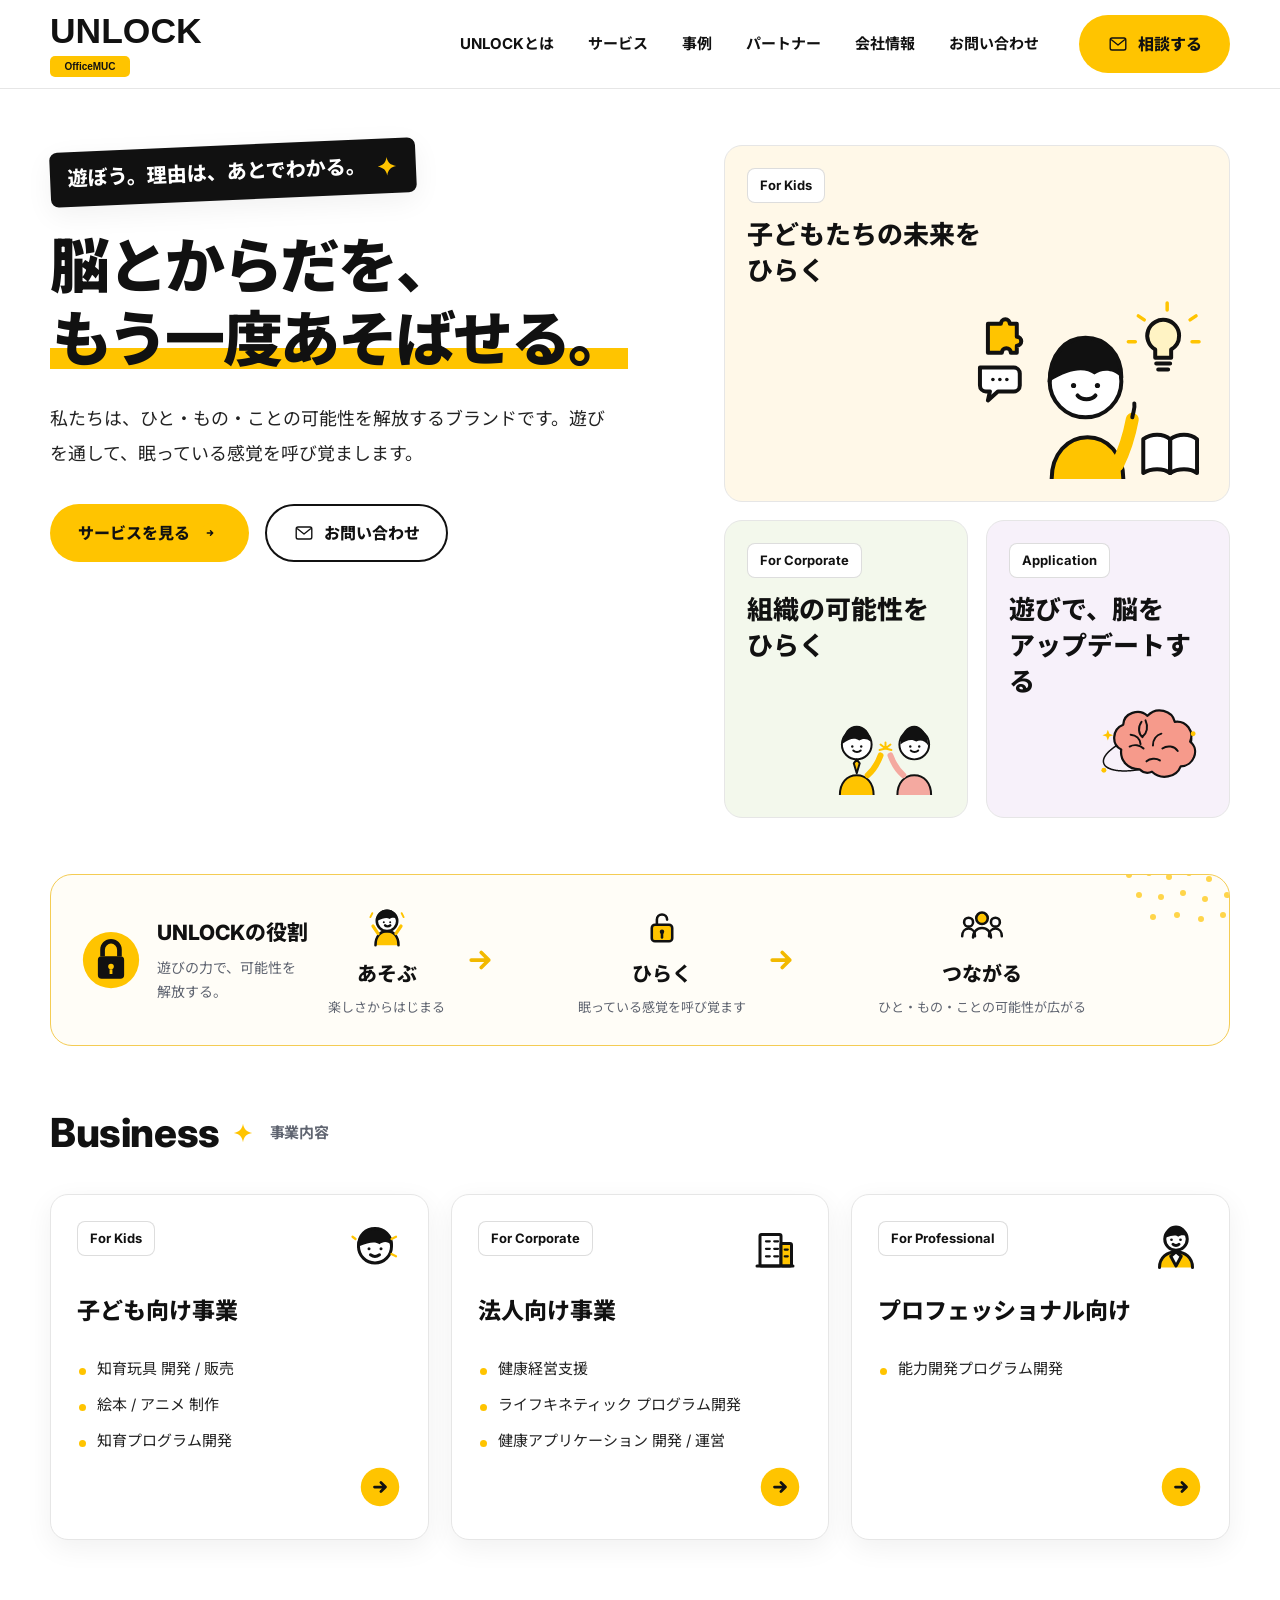
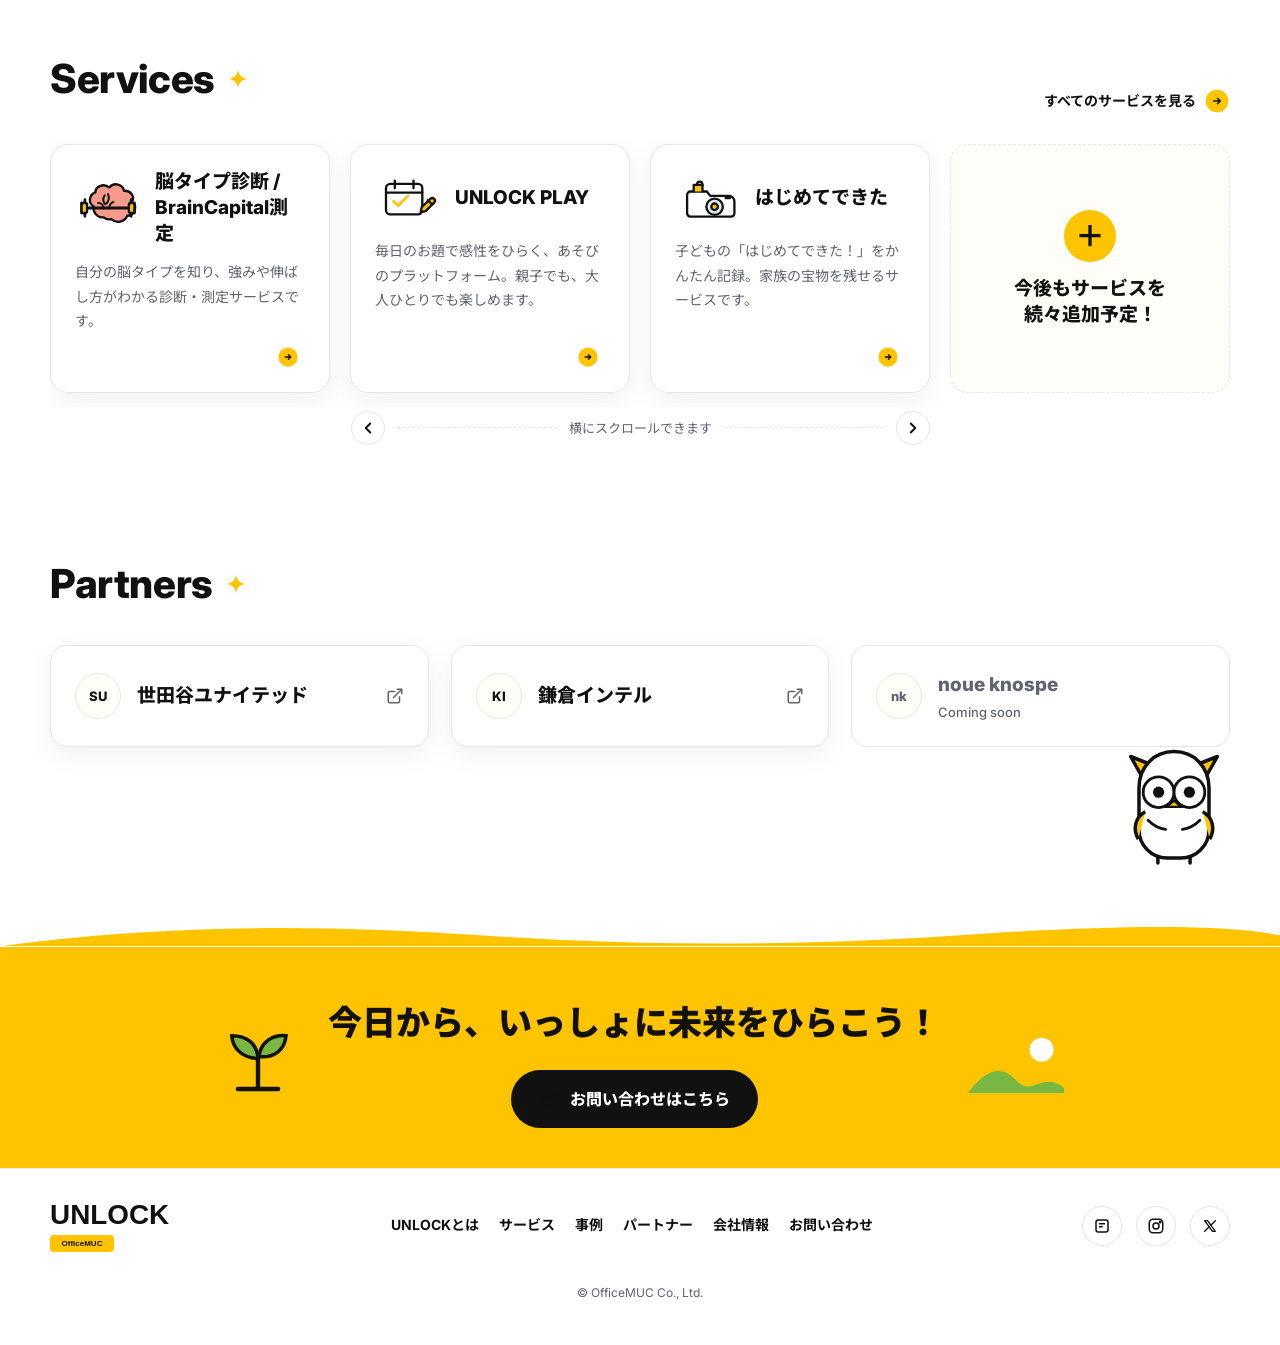
<file: index.html>
<!doctype html>
<html lang="ja">
<head>
  <meta charset="utf-8">
  <meta name="viewport" content="width=device-width, initial-scale=1">
  <title>UNLOCK | 脳とからだを、もう一度あそばせる。</title>
  <meta name="description" content="UNLOCKは、遊びを通して、ひと・もの・ことの可能性を解放するブランドです。眠っている感覚を呼び覚まします。">

  <!-- OGP -->
  <meta property="og:type" content="website">
  <meta property="og:title" content="UNLOCK | 脳とからだを、もう一度あそばせる。">
  <meta property="og:description" content="UNLOCKは、遊びを通して、ひと・もの・ことの可能性を解放するブランドです。">
  <meta property="og:image" content="assets/reference/homepage-final.png">
  <meta name="twitter:card" content="summary_large_image">

  <!-- Google Analytics -->
  <script async src="https://www.googletagmanager.com/gtag/js?id=G-ZT8CBC1JLV"></script>
  <script>
    window.dataLayer = window.dataLayer || [];
    function gtag(){dataLayer.push(arguments);}
    gtag('js', new Date());
    gtag('config', 'G-ZT8CBC1JLV');
  </script>

  <!-- Fonts -->
  <link rel="preconnect" href="https://fonts.googleapis.com">
  <link rel="preconnect" href="https://fonts.gstatic.com" crossorigin>
  <link href="https://fonts.googleapis.com/css2?family=Inter:wght@400;500;700;800;900&family=Noto+Sans+JP:wght@400;500;700;800;900&display=swap" rel="stylesheet">

  <link rel="stylesheet" href="styles.css">

  <!-- Structured data -->
  <script type="application/ld+json">
  {
    "@context": "https://schema.org",
    "@type": "Organization",
    "name": "UNLOCK",
    "legalName": "OfficeMUC Co., Ltd.",
    "url": "https://www.officemuc.jp/",
    "description": "UNLOCKは、遊びを通して、ひと・もの・ことの可能性を解放するブランドです。",
    "sameAs": [
      "https://instagram.com/unlock_jpn",
      "https://x.com/satoshimuc"
    ]
  }
  </script>
</head>
<body>

<!-- ======================= Header ======================= -->
<header class="site-header">
  <div class="container">
    <a class="brand" href="#top" aria-label="UNLOCK OfficeMUC">
      <img class="wordmark" src="assets/logo/unlock-wordmark.svg" alt="UNLOCK">
      <img class="badge" src="assets/logo/office-muc-badge.svg" alt="OfficeMUC">
    </a>

    <nav class="main-nav" aria-label="メインナビゲーション">
      <a href="#about">UNLOCKとは</a>
      <a href="#services">サービス</a>
      <a href="#business">事例</a>
      <a href="#partners">パートナー</a>
      <a href="#company">会社情報</a>
      <a href="#contact">お問い合わせ</a>
    </nav>

    <a class="btn yellow header-cta" href="https://line.me/R/oaMessage/%40458zzinx" target="_blank" rel="noopener">
      <img class="ico" src="assets/icons/mail.svg" alt="" aria-hidden="true">相談する
    </a>

    <button class="menu-toggle" id="menuToggle" aria-expanded="false" aria-controls="mobileNav" aria-label="メニューを開く">
      <img class="ico" src="assets/icons/menu.svg" alt="" aria-hidden="true">
    </button>
  </div>
  <nav class="mobile-nav" id="mobileNav" aria-label="モバイルナビゲーション">
    <a href="#about">UNLOCKとは</a>
    <a href="#services">サービス</a>
    <a href="#business">事例</a>
    <a href="#partners">パートナー</a>
    <a href="#company">会社情報</a>
    <a href="#contact">お問い合わせ</a>
  </nav>
</header>

<main id="top">

  <!-- ======================= Hero ======================= -->
  <section class="hero" id="about">
    <div class="container">
      <div class="hero-copy">
        <span class="hero-eyebrow">
          遊ぼう。理由は、あとでわかる。
          <svg class="spark" viewBox="0 0 24 24" fill="currentColor" aria-hidden="true"><path d="M12 2c1 6 4 9 10 10-6 1-9 4-10 10-1-6-4-9-10-10 6-1 9-4 10-10Z"/></svg>
        </span>
        <h1>脳とからだを、<br><span class="mark">もう一度あそばせる。</span></h1>
        <p class="lead">私たちは、ひと・もの・ことの可能性を解放するブランドです。遊びを通して、眠っている感覚を呼び覚まします。</p>
        <div class="hero-actions">
          <a class="btn yellow" href="#services">サービスを見る
            <img class="ico" src="assets/icons/arrow-circle.svg" alt="" aria-hidden="true">
          </a>
          <a class="btn outline" href="#contact">
            <img class="ico" src="assets/icons/mail.svg" alt="" aria-hidden="true">お問い合わせ
          </a>
        </div>
      </div>

      <div class="hero-cards">
        <article class="hero-card wide kids">
          <span class="pill">For Kids</span>
          <h3>子どもたちの未来を<br>ひらく</h3>
          <img class="art" src="assets/illustrations/kids-hero.svg" alt="" aria-hidden="true">
        </article>
        <article class="hero-card corp">
          <span class="pill">For Corporate</span>
          <h3>組織の可能性を<br>ひらく</h3>
          <img class="art" src="assets/illustrations/corporate-hero.svg" alt="" aria-hidden="true">
        </article>
        <article class="hero-card app">
          <span class="pill">Application</span>
          <h3>遊びで、脳を<br>アップデートする</h3>
          <img class="art" src="assets/illustrations/brain-orbit.svg" alt="" aria-hidden="true">
        </article>
      </div>
    </div>
  </section>

  <!-- ======================= Mission strip ======================= -->
  <section class="mission">
    <div class="container">
      <div class="mission-inner">
        <svg class="mission-dots" viewBox="0 0 120 90" aria-hidden="true" fill="#ffc400">
          <g><circle cx="10" cy="10" r="3"/><circle cx="30" cy="8" r="3"/><circle cx="50" cy="12" r="3"/><circle cx="70" cy="8" r="3"/><circle cx="90" cy="14" r="3"/><circle cx="110" cy="10" r="3"/><circle cx="20" cy="30" r="3"/><circle cx="42" cy="32" r="3"/><circle cx="64" cy="28" r="3"/><circle cx="86" cy="34" r="3"/><circle cx="108" cy="30" r="3"/><circle cx="34" cy="52" r="3"/><circle cx="58" cy="50" r="3"/><circle cx="82" cy="54" r="3"/><circle cx="104" cy="50" r="3"/></g>
        </svg>
        <div class="mission-lead">
          <img class="lock" src="assets/icons/lock.svg" alt="" aria-hidden="true">
          <h2>UNLOCKの役割</h2>
          <p>遊びの力で、可能性を解放する。</p>
        </div>
        <div class="mission-step">
          <img class="mission-icon" src="assets/icons/mission-play.svg" alt="" aria-hidden="true">
          <b>あそぶ</b>
          <small>楽しさからはじまる</small>
        </div>
        <svg class="mission-arrow" viewBox="0 0 24 24" fill="none" stroke="currentColor" stroke-width="3" stroke-linecap="round" stroke-linejoin="round" aria-hidden="true"><path d="M5 12h14m-6-6 6 6-6 6"/></svg>
        <div class="mission-step">
          <img class="mission-icon" src="assets/icons/mission-open.svg" alt="" aria-hidden="true">
          <b>ひらく</b>
          <small>眠っている感覚を呼び覚ます</small>
        </div>
        <svg class="mission-arrow" viewBox="0 0 24 24" fill="none" stroke="currentColor" stroke-width="3" stroke-linecap="round" stroke-linejoin="round" aria-hidden="true"><path d="M5 12h14m-6-6 6 6-6 6"/></svg>
        <div class="mission-step">
          <img class="mission-icon" src="assets/icons/mission-connect.svg" alt="" aria-hidden="true">
          <b>つながる</b>
          <small>ひと・もの・ことの可能性が広がる</small>
        </div>
      </div>
    </div>
  </section>

  <!-- ======================= Business ======================= -->
  <section class="section" id="business">
    <div class="container">
      <div class="section-head">
        <h2 class="section-title">Business
          <svg class="spark" viewBox="0 0 24 24" fill="currentColor" aria-hidden="true"><path d="M12 2c1 6 4 9 10 10-6 1-9 4-10 10-1-6-4-9-10-10 6-1 9-4 10-10Z"/></svg>
          <span class="ja">事業内容</span>
        </h2>
      </div>
      <div class="grid-3">
        <article class="biz-card">
          <div class="card-top">
            <span class="pill">For Kids</span>
            <img class="card-icon" src="assets/icons/biz-kid.svg" alt="" aria-hidden="true">
          </div>
          <h3>子ども向け事業</h3>
          <ul>
            <li>知育玩具 開発 / 販売</li>
            <li>絵本 / アニメ 制作</li>
            <li>知育プログラム開発</li>
          </ul>
          <img class="go" src="assets/icons/arrow-circle.svg" alt="" aria-hidden="true">
        </article>

        <article class="biz-card">
          <div class="card-top">
            <span class="pill">For Corporate</span>
            <img class="card-icon" src="assets/icons/biz-building.svg" alt="" aria-hidden="true">
          </div>
          <h3>法人向け事業</h3>
          <ul>
            <li>健康経営支援</li>
            <li>ライフキネティック プログラム開発</li>
            <li>健康アプリケーション 開発 / 運営</li>
          </ul>
          <img class="go" src="assets/icons/arrow-circle.svg" alt="" aria-hidden="true">
        </article>

        <article class="biz-card">
          <div class="card-top">
            <span class="pill">For Professional</span>
            <img class="card-icon" src="assets/icons/biz-pro.svg" alt="" aria-hidden="true">
          </div>
          <h3>プロフェッショナル向け</h3>
          <ul>
            <li>能力開発プログラム開発</li>
          </ul>
          <img class="go" src="assets/icons/arrow-circle.svg" alt="" aria-hidden="true">
        </article>
      </div>
    </div>
  </section>

  <!-- ======================= Services ======================= -->
  <section class="section" id="services">
    <div class="container">
      <div class="section-head">
        <h2 class="section-title">Services
          <svg class="spark" viewBox="0 0 24 24" fill="currentColor" aria-hidden="true"><path d="M12 2c1 6 4 9 10 10-6 1-9 4-10 10-1-6-4-9-10-10 6-1 9-4 10-10Z"/></svg>
        </h2>
        <a class="see-all" href="#business">すべてのサービスを見る
          <img class="arrow" src="assets/icons/arrow-circle.svg" alt="" aria-hidden="true">
        </a>
      </div>

      <div class="scroller" id="serviceScroller">
        <a class="service-card" href="https://miniapp.line.me/unlock_braincapital" target="_blank" rel="noopener">
          <div class="service-head">
            <img class="service-art" src="assets/illustrations/svc-braincheck.svg" alt="" aria-hidden="true">
            <h3>脳タイプ診断 /<br>BrainCapital測定</h3>
          </div>
          <p>自分の脳タイプを知り、強みや伸ばし方がわかる診断・測定サービスです。</p>
          <img class="service-go" src="assets/icons/arrow-circle.svg" alt="" aria-hidden="true">
        </a>

        <a class="service-card" href="https://miniapp.line.me/unlock_braincapital" target="_blank" rel="noopener">
          <div class="service-head">
            <img class="service-art" src="assets/illustrations/svc-calendar.svg" alt="" aria-hidden="true">
            <h3>UNLOCK PLAY</h3>
          </div>
          <p>毎日のお題で感性をひらく、あそびのプラットフォーム。親子でも、大人ひとりでも楽しめます。</p>
          <img class="service-go" src="assets/icons/arrow-circle.svg" alt="" aria-hidden="true">
        </a>

        <a class="service-card" href="https://unlock-hajimete.vercel.app/" target="_blank" rel="noopener">
          <div class="service-head">
            <img class="service-art" src="assets/illustrations/svc-firstdid.svg" alt="" aria-hidden="true">
            <h3>はじめてできた</h3>
          </div>
          <p>子どもの「はじめてできた！」をかんたん記録。家族の宝物を残せるサービスです。</p>
          <img class="service-go" src="assets/icons/arrow-circle.svg" alt="" aria-hidden="true">
        </a>

        <article class="service-card coming">
          <div class="plus">＋</div>
          <h3>今後もサービスを<br>続々追加予定！</h3>
        </article>
      </div>

      <div class="scroll-hint">
        <button type="button" id="scrollPrev" aria-label="前へ">
          <svg viewBox="0 0 24 24" width="18" height="18" fill="none" stroke="currentColor" stroke-width="2.5" stroke-linecap="round" stroke-linejoin="round" aria-hidden="true"><path d="M15 6l-6 6 6 6"/></svg>
        </button>
        <span class="dash" aria-hidden="true"></span>
        <span>横にスクロールできます</span>
        <span class="dash" aria-hidden="true"></span>
        <button type="button" id="scrollNext" aria-label="次へ">
          <svg viewBox="0 0 24 24" width="18" height="18" fill="none" stroke="currentColor" stroke-width="2.5" stroke-linecap="round" stroke-linejoin="round" aria-hidden="true"><path d="M9 6l6 6-6 6"/></svg>
        </button>
      </div>
    </div>
  </section>

  <!-- ======================= Partners ======================= -->
  <section class="section" id="partners">
    <div class="container partners-wrap">
      <div class="section-head">
        <h2 class="section-title">Partners
          <svg class="spark" viewBox="0 0 24 24" fill="currentColor" aria-hidden="true"><path d="M12 2c1 6 4 9 10 10-6 1-9 4-10 10-1-6-4-9-10-10 6-1 9-4 10-10Z"/></svg>
        </h2>
      </div>
      <div class="grid-3">
        <a class="partner-card" href="https://setagayautd.com/" target="_blank" rel="noopener">
          <span class="p-logo">SU</span>
          <span class="p-body">世田谷ユナイテッド</span>
          <svg class="ext" viewBox="0 0 24 24" fill="none" stroke="currentColor" stroke-width="2" stroke-linecap="round" stroke-linejoin="round" aria-hidden="true"><path d="M18 13v6a2 2 0 0 1-2 2H5a2 2 0 0 1-2-2V8a2 2 0 0 1 2-2h6M15 3h6v6M10 14 21 3"/></svg>
        </a>
        <a class="partner-card" href="https://kamakura-inter.com/" target="_blank" rel="noopener">
          <span class="p-logo">KI</span>
          <span class="p-body">鎌倉インテル</span>
          <svg class="ext" viewBox="0 0 24 24" fill="none" stroke="currentColor" stroke-width="2" stroke-linecap="round" stroke-linejoin="round" aria-hidden="true"><path d="M18 13v6a2 2 0 0 1-2 2H5a2 2 0 0 1-2-2V8a2 2 0 0 1 2-2h6M15 3h6v6M10 14 21 3"/></svg>
        </a>
        <div class="partner-card soon">
          <span class="p-logo">nk</span>
          <span class="p-body">noue knospe<small>Coming soon</small></span>
        </div>
      </div>
      <img class="owl" src="assets/icons/owl.svg" alt="UNLOCKのマスコット、フクロウ">
    </div>
  </section>

  <!-- ======================= Contact CTA band ======================= -->
  <section class="contact" id="contact">
    <svg class="contact-wave" viewBox="0 0 1200 26" preserveAspectRatio="none" aria-hidden="true">
      <path d="M0,26 C150,4 300,4 450,15 C600,26 750,26 900,15 C1050,4 1150,4 1200,15 L1200,26 Z" fill="#ffc400"/>
    </svg>
    <div class="container">
      <img class="sprout" src="assets/icons/sprout.svg" alt="" aria-hidden="true">
      <div class="contact-body">
        <h2>今日から、いっしょに未来をひらこう！</h2>
        <a class="btn dark" href="https://line.me/R/oaMessage/%40458zzinx" target="_blank" rel="noopener">
          <img class="ico" src="assets/icons/mail.svg" alt="" aria-hidden="true">お問い合わせはこちら
        </a>
      </div>
      <svg class="hills" viewBox="0 0 120 80" aria-hidden="true">
        <circle cx="92" cy="26" r="15" fill="#fff"/>
        <path d="M0 80 C25 46 45 46 62 66 C78 84 96 52 120 74 L120 80 Z" fill="#78B842"/>
      </svg>
    </div>
  </section>

</main>

<!-- ======================= Footer ======================= -->
<footer class="site-footer" id="company">
  <div class="container">
    <a class="brand footer-brand" href="#top" aria-label="UNLOCK OfficeMUC">
      <img class="wordmark" src="assets/logo/unlock-wordmark.svg" alt="UNLOCK">
      <img class="badge" src="assets/logo/office-muc-badge.svg" alt="OfficeMUC">
    </a>
    <nav class="footer-nav" aria-label="フッターナビゲーション">
      <a href="#about">UNLOCKとは</a>
      <a href="#services">サービス</a>
      <a href="#business">事例</a>
      <a href="#partners">パートナー</a>
      <a href="#company">会社情報</a>
      <a href="#contact">お問い合わせ</a>
    </nav>
    <div class="footer-social">
      <a href="https://note.com/unlock_kinetik/m/m5628fa3edb14" target="_blank" rel="noopener" aria-label="note">
        <svg viewBox="0 0 24 24" width="18" height="18" fill="none" stroke="currentColor" stroke-width="2" aria-hidden="true"><rect x="4" y="4" width="16" height="16" rx="3"/><path d="M8 9h8M8 13h5"/></svg>
      </a>
      <a href="https://instagram.com/unlock_jpn" target="_blank" rel="noopener" aria-label="Instagram">
        <svg viewBox="0 0 24 24" width="18" height="18" fill="none" stroke="currentColor" stroke-width="2" stroke-linecap="round" aria-hidden="true"><rect x="3" y="3" width="18" height="18" rx="5"/><circle cx="12" cy="12" r="4"/><circle cx="17.5" cy="6.5" r="1"/></svg>
      </a>
      <a href="https://x.com/satoshimuc" target="_blank" rel="noopener" aria-label="X (Twitter)">
        <svg viewBox="0 0 24 24" width="16" height="16" fill="none" stroke="currentColor" stroke-width="2" stroke-linecap="round" stroke-linejoin="round" aria-hidden="true"><path d="M4 4l11.733 16h4.267l-11.733 -16z"/><path d="M4 20l6.768 -6.768m2.46 -2.46l6.772 -6.772"/></svg>
      </a>
    </div>
    <p class="footer-copy">&copy; OfficeMUC Co., Ltd.</p>
  </div>
</footer>

<!-- ======================= Kids training modal ======================= -->
<div id="imageModal" class="modal-overlay" onclick="closeModal(event)">
  <div class="modal-content" onclick="event.stopPropagation()">
    <div class="modal-head">
      <h3>トレーニングイメージ</h3>
      <button class="modal-close" onclick="closeModal()" aria-label="閉じる">&times;</button>
    </div>
    <div class="modal-case">
      <img src="forChild1.png" alt="知育玩具を活用した遊び">
      <p>CASE 01: 知育玩具を活用した遊び</p>
    </div>
    <div class="modal-case">
      <img src="forChild2.png" alt="身体を動かすプログラム">
      <p>CASE 02: 身体を動かすプログラム</p>
    </div>
  </div>
</div>

<!-- LIFF SDK -->
<script charset="utf-8" src="https://static.line-scdn.net/liff/edge/2/sdk.js"></script>
<script src="script.js"></script>
</body>
</html>
</file>
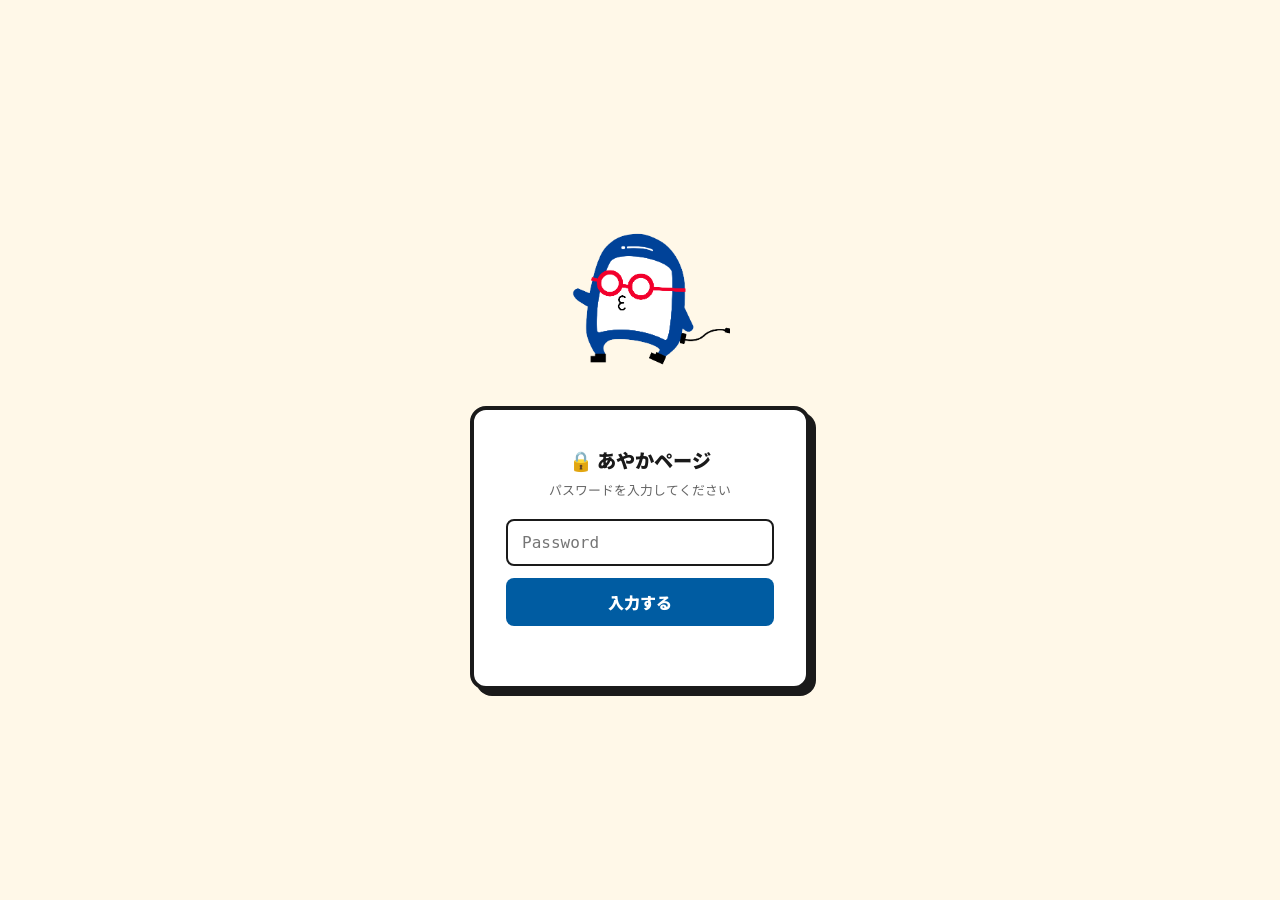
<file: ayaka/index.html>
<!DOCTYPE html>
<html lang="ja">
<head>
    <meta charset="UTF-8">
    <meta name="viewport" content="width=device-width, initial-scale=1.0">
    <title>あやか、がんばれ！</title>
    <link rel="preconnect" href="https://fonts.googleapis.com">
    <link rel="preconnect" href="https://fonts.gstatic.com" crossorigin>
    <link href="https://fonts.googleapis.com/css2?family=Noto+Sans+JP:wght@700;900&display=swap" rel="stylesheet">
    <style>
        * {
            margin: 0;
            padding: 0;
            box-sizing: border-box;
        }

        body {
            font-family: "Noto Sans JP", sans-serif;
            background-color: #FFF8E8;
            min-height: 100vh;
            display: flex;
            justify-content: center;
            align-items: center;
            overflow: hidden;
        }

        .container {
            position: relative;
            display: flex;
            flex-direction: column;
            align-items: center;
        }

        .speech-bubble {
            position: relative;
            background: #ffffff;
            border: 4px solid #1A1A1A;
            border-radius: 24px;
            padding: 20px 36px;
            margin-bottom: 24px;
            animation: bounce 2s ease-in-out infinite;
            box-shadow: 6px 6px 0px #1A1A1A;
        }

        .speech-bubble::after {
            content: "";
            position: absolute;
            bottom: -24px;
            left: 50%;
            transform: translateX(-50%);
            width: 0;
            height: 0;
            border-left: 16px solid transparent;
            border-right: 16px solid transparent;
            border-top: 24px solid #ffffff;
        }

        .speech-bubble::before {
            content: "";
            position: absolute;
            bottom: -30px;
            left: 50%;
            transform: translateX(-50%);
            width: 0;
            height: 0;
            border-left: 20px solid transparent;
            border-right: 20px solid transparent;
            border-top: 28px solid #1A1A1A;
        }

        .speech-bubble p {
            font-size: 28px;
            font-weight: 900;
            color: #005CA2;
            white-space: nowrap;
            letter-spacing: 0.05em;
        }

        .character {
            width: 320px;
            height: auto;
            animation: sway 3s ease-in-out infinite;
        }

        @keyframes bounce {
            0%, 100% {
                transform: translateY(0);
            }
            50% {
                transform: translateY(-10px);
            }
        }

        @keyframes sway {
            0%, 100% {
                transform: rotate(0deg);
            }
            25% {
                transform: rotate(3deg);
            }
            75% {
                transform: rotate(-3deg);
            }
        }

        @media (max-width: 480px) {
            .character {
                width: 240px;
            }
            .speech-bubble p {
                font-size: 22px;
            }
            .speech-bubble {
                padding: 16px 24px;
            }
        }

        /* Password Gate */
        #password-gate {
            position: fixed;
            inset: 0;
            background: #FFF8E8;
            z-index: 9999;
            display: flex;
            flex-direction: column;
            justify-content: center;
            align-items: center;
            gap: 0;
        }
        #password-gate.hidden {
            display: none;
        }
        #password-gate .gate-box {
            background: #fff;
            border: 4px solid #1A1A1A;
            box-shadow: 6px 6px 0px #1A1A1A;
            border-radius: 16px;
            padding: 36px 32px;
            max-width: 340px;
            width: 90%;
            text-align: center;
        }
        #password-gate h2 {
            font-size: 1.2rem;
            font-weight: 900;
            margin-bottom: 6px;
            color: #1A1A1A;
        }
        #password-gate p {
            font-size: 0.8rem;
            color: #666;
            margin-bottom: 20px;
        }
        #password-gate input[type="password"] {
            width: 100%;
            border: 2px solid #1A1A1A;
            border-radius: 8px;
            padding: 12px 14px;
            font-size: 1rem;
            outline: none;
            box-sizing: border-box;
            margin-bottom: 12px;
            font-family: monospace;
        }
        #password-gate input[type="password"]:focus {
            border-color: #005CA2;
        }
        #password-gate button {
            width: 100%;
            padding: 12px;
            background: #005CA2;
            color: #fff;
            font-weight: 900;
            font-size: 1rem;
            border: none;
            border-radius: 8px;
            cursor: pointer;
            font-family: "Noto Sans JP", sans-serif;
        }
        #password-gate button:hover {
            background: #003f73;
        }
        #password-gate .error-msg {
            color: #c0392b;
            font-size: 0.8rem;
            font-weight: 700;
            min-height: 1.2em;
            margin-top: 8px;
        }
    </style>
</head>
<body>

    <!-- Password Gate -->
    <div id="password-gate">
        <img src="character.png" alt="キャラクター" style="width:180px;height:auto;margin-bottom:16px;animation:sway 3s ease-in-out infinite;">
        <div class="gate-box">
            <h2>🔒 あやかページ</h2>
            <p>パスワードを入力してください</p>
            <input type="password" id="pw-input" placeholder="Password" autocomplete="current-password">
            <button onclick="checkPassword()">入力する</button>
            <div class="error-msg" id="pw-error"></div>
        </div>
    </div>

    <div class="container">
        <div class="speech-bubble">
            <p>あやか、がんばれ！</p>
        </div>
        <img src="character.png" alt="キャラクター" class="character">
    </div>

    <script>
        (function() {
            if (sessionStorage.getItem('ayaka_auth') === '1') {
                document.getElementById('password-gate').classList.add('hidden');
            }
        })();

        function checkPassword() {
            if (document.getElementById('pw-input').value === 'bookbouquet-unlock') {
                sessionStorage.setItem('ayaka_auth', '1');
                document.getElementById('password-gate').classList.add('hidden');
            } else {
                document.getElementById('pw-error').textContent = 'パスワードが正しくありません';
                document.getElementById('pw-input').value = '';
                document.getElementById('pw-input').focus();
            }
        }

        document.getElementById('pw-input').addEventListener('keydown', function(e) {
            if (e.key === 'Enter') checkPassword();
        });
    </script>
</body>
</html>
</file>
<file: styles.css>
/* =========================================================
   UNLOCK / OfficeMUC — Homepage styles
   Design tokens: tokens/tokens.css
   ========================================================= */
@import url("tokens/tokens.css");

*,
*::before,
*::after { box-sizing: border-box; }

html { scroll-behavior: smooth; }

body {
  margin: 0;
  font-family: Inter, "Noto Sans JP", "Zen Kaku Gothic New", system-ui, sans-serif;
  color: var(--unlock-text);
  background: var(--unlock-surface);
  line-height: 1.75;
  -webkit-font-smoothing: antialiased;
  text-rendering: optimizeLegibility;
}

img { max-width: 100%; }

a { color: inherit; }

.container {
  width: min(var(--container), calc(100% - 64px));
  margin-inline: auto;
}

/* Visually hidden but accessible */
.sr-only {
  position: absolute;
  width: 1px; height: 1px;
  padding: 0; margin: -1px;
  overflow: hidden; clip: rect(0 0 0 0);
  white-space: nowrap; border: 0;
}

/* Focus states */
a:focus-visible,
button:focus-visible {
  outline: 3px solid var(--unlock-yellow-dark);
  outline-offset: 3px;
  border-radius: 6px;
}

/* ---------- Buttons ---------- */
.btn {
  display: inline-flex;
  align-items: center;
  justify-content: center;
  gap: 9px;
  min-height: 48px;
  border-radius: var(--radius-pill);
  padding: 13px 26px;
  font-weight: 800;
  font-size: 16px;
  text-decoration: none;
  color: var(--unlock-black);
  border: 2px solid transparent;
  cursor: pointer;
  transition: transform .16s ease, box-shadow .16s ease, background .16s ease, color .16s ease;
}
.btn .ico { width: 22px; height: 22px; flex: none; }
.btn.yellow { background: var(--unlock-yellow); }
.btn.yellow:hover { background: var(--unlock-yellow-dark); transform: translateY(-2px); box-shadow: var(--shadow-hover); }
.btn.outline { background: #fff; border-color: var(--unlock-black); }
.btn.outline:hover { background: var(--unlock-black); color: #fff; transform: translateY(-2px); }
.btn.outline:hover .ico path,
.btn.outline:hover .ico rect { stroke: #fff; }
.btn.dark { background: var(--unlock-black); color: #fff; }
.btn.dark .ico path,
.btn.dark .ico rect { stroke: #fff; }
.btn.dark:hover { transform: translateY(-2px); box-shadow: var(--shadow-hover); }

/* ---------- Header ---------- */
.site-header {
  position: sticky;
  top: 0;
  z-index: 50;
  background: rgba(255,255,255,.9);
  backdrop-filter: saturate(180%) blur(10px);
  border-bottom: 1px solid var(--unlock-line);
}
.site-header .container {
  height: 88px;
  display: flex;
  align-items: center;
  gap: 32px;
}
.brand {
  display: flex;
  flex-direction: column;
  gap: 2px;
  text-decoration: none;
  line-height: 1;
}
.brand .wordmark { width: 168px; height: auto; display: block; }
.brand .badge { width: 80px; height: auto; }
.brand.footer-brand .wordmark { width: 132px; }
.brand.footer-brand .badge { width: 64px; }

.main-nav {
  display: flex;
  gap: 30px;
  margin-left: auto;
}
.main-nav a {
  text-decoration: none;
  font-weight: 700;
  font-size: 15px;
  color: var(--unlock-black);
  padding: 6px 2px;
  position: relative;
}
.main-nav a::after {
  content: "";
  position: absolute;
  left: 0; right: 100%;
  bottom: 0;
  height: 3px;
  background: var(--unlock-yellow);
  transition: right .2s ease;
}
.main-nav a:hover::after { right: 0; }

.header-cta { margin-left: 6px; }

.menu-toggle {
  display: none;
  margin-left: auto;
  width: 48px; height: 48px;
  border: 1px solid var(--unlock-line);
  border-radius: 12px;
  background: #fff;
  cursor: pointer;
  padding: 10px;
}
.menu-toggle .ico { width: 100%; height: 100%; }

/* Mobile nav drawer */
.mobile-nav {
  display: none;
  flex-direction: column;
  gap: 4px;
  padding: 12px 32px 24px;
  border-bottom: 1px solid var(--unlock-line);
  background: #fff;
}
.mobile-nav.open { display: flex; }
.mobile-nav a {
  text-decoration: none;
  font-weight: 700;
  color: var(--unlock-black);
  padding: 14px 8px;
  border-bottom: 1px solid var(--unlock-line);
}

/* ---------- Decorative sparkle ---------- */
.spark { color: var(--unlock-yellow); flex: none; }

/* ---------- Hero ---------- */
.hero { padding: 56px 0 44px; }
.hero .container {
  display: grid;
  grid-template-columns: 1.1fr .9fr;
  gap: 56px;
  align-items: start;
}
.hero-eyebrow {
  display: inline-flex;
  align-items: center;
  gap: 10px;
  background: var(--unlock-black);
  color: #fff;
  padding: 10px 18px;
  border-radius: 8px;
  transform: rotate(-2.5deg);
  font-size: clamp(15px, 1.7vw, 20px);
  font-weight: 800;
  box-shadow: var(--shadow-card);
}
.hero-eyebrow .spark { width: 22px; height: 22px; }
.hero h1 {
  font-size: clamp(38px, 5vw, 60px);
  line-height: 1.22;
  letter-spacing: -.04em;
  margin: 30px 0 26px;
  font-weight: 900;
  color: var(--unlock-black);
}
.hero h1 .mark {
  background: linear-gradient(transparent 62%, var(--unlock-yellow) 62%, var(--unlock-yellow) 92%, transparent 92%);
  padding-inline: 2px;
}
.hero .lead {
  font-size: clamp(16px, 1.4vw, 19px);
  line-height: 1.95;
  color: var(--unlock-text);
  max-width: 560px;
  margin: 0 0 32px;
}
.hero-actions { display: flex; flex-wrap: wrap; gap: 16px; }

/* Hero cards (asymmetric: 1 top / 2 bottom) */
.hero-cards {
  display: grid;
  grid-template-columns: 1fr 1fr;
  gap: 18px;
}
.hero-card {
  position: relative;
  border: 1px solid var(--unlock-line);
  border-radius: 18px;
  padding: 22px;
  min-height: 200px;
  overflow: hidden;
  display: flex;
  flex-direction: column;
}
.hero-card.wide { grid-column: 1 / -1; min-height: 250px; }
.pill {
  align-self: flex-start;
  display: inline-block;
  background: #fff;
  border: 1px solid rgba(17,17,17,.14);
  border-radius: 8px;
  padding: 5px 12px;
  font-weight: 700;
  font-size: 13px;
  color: var(--unlock-black);
}
.hero-card h3 {
  font-size: clamp(20px, 2.1vw, 26px);
  margin: 14px 0 0;
  font-weight: 800;
  line-height: 1.4;
  color: var(--unlock-black);
}
.hero-card .art {
  margin-top: auto;
  align-self: flex-end;
  width: 60%;
  max-width: 200px;
}
.hero-card.wide .art { width: 52%; max-width: 260px; }
.hero-card.kids { background: var(--unlock-kids); }
.hero-card.corp { background: var(--unlock-corporate); }
.hero-card.app  { background: var(--unlock-application); }

/* ---------- Mission strip ---------- */
.mission { margin-top: 12px; }
.mission-inner {
  position: relative;
  border: 1.5px solid #f4cc54;
  background: var(--unlock-warm);
  border-radius: 22px;
  padding: 28px 30px;
  display: grid;
  grid-template-columns: 1.5fr auto 1fr auto 1fr auto 1fr;
  gap: 20px;
  align-items: center;
  overflow: hidden;
}
.mission-lead {
  display: grid;
  grid-template-columns: 60px 1fr;
  gap: 4px 16px;
  align-items: center;
}
.mission-lead .lock { grid-row: 1 / 3; width: 60px; height: 60px; }
.mission-lead h2 { margin: 0; font-size: 21px; font-weight: 800; color: var(--unlock-black); white-space: nowrap; }
.mission-lead p { margin: 0; font-size: 14px; color: var(--unlock-muted); }
.mission-step { text-align: center; }
.mission-icon { width: 46px; height: 46px; display: block; margin: 0 auto 8px; }
.mission-step b { display: block; font-size: 20px; font-weight: 800; color: var(--unlock-black); }
.mission-step small { display: block; margin-top: 6px; font-size: 13px; color: var(--unlock-muted); line-height: 1.5; }
.mission-arrow { color: var(--unlock-yellow-dark); width: 30px; height: 30px; }
.mission-dots {
  position: absolute;
  right: -10px; top: -10px;
  width: 120px; height: 90px;
  opacity: .7;
  pointer-events: none;
}

/* ---------- Sections ---------- */
.section { padding: 52px 0; }
.section-title {
  display: inline-flex;
  align-items: center;
  gap: 12px;
  font-size: clamp(30px, 3.4vw, 40px);
  font-weight: 800;
  color: var(--unlock-black);
  margin: 0;
  letter-spacing: -.01em;
}
.section-title .ja { font-size: 15px; font-weight: 700; color: var(--unlock-muted); margin-left: 4px; }
.section-title .spark { width: 22px; height: 22px; }
.section-head {
  display: flex;
  align-items: flex-end;
  justify-content: space-between;
  gap: 16px;
  margin-bottom: 26px;
}
.see-all {
  display: inline-flex;
  align-items: center;
  gap: 8px;
  text-decoration: none;
  font-weight: 700;
  font-size: 14px;
  color: var(--unlock-black);
}
.see-all .arrow { width: 26px; height: 26px; }
.see-all:hover { color: var(--unlock-yellow-dark); }

/* ---------- Business cards ---------- */
.grid-3 {
  display: grid;
  grid-template-columns: repeat(3, 1fr);
  gap: 22px;
}
.biz-card {
  position: relative;
  display: flex;
  flex-direction: column;
  border: 1px solid var(--unlock-line);
  border-radius: 18px;
  background: #fff;
  box-shadow: var(--shadow-card);
  padding: 26px 26px 30px;
  min-height: 320px;
  transition: transform .18s ease, box-shadow .18s ease;
}
.biz-card:hover { transform: translateY(-3px); box-shadow: var(--shadow-hover); }
.biz-card .card-top {
  display: flex;
  align-items: flex-start;
  justify-content: space-between;
  gap: 12px;
}
.biz-card .card-icon { width: 54px; height: 54px; flex: none; }
.biz-card h3 { font-size: 23px; font-weight: 800; margin: 16px 0 14px; color: var(--unlock-black); }
.biz-card ul { list-style: none; margin: 0; padding: 0; }
.biz-card li {
  position: relative;
  padding-left: 20px;
  margin: 12px 0;
  line-height: 1.6;
  font-size: 15px;
  color: var(--unlock-text);
}
.biz-card li::before {
  content: "";
  position: absolute;
  left: 2px; top: 11px;
  width: 7px; height: 7px;
  border-radius: 50%;
  background: var(--unlock-yellow);
}
.biz-card .go {
  margin-top: auto;
  align-self: flex-end;
  width: 44px; height: 44px;
  transition: transform .18s ease;
}
.biz-card:hover .go { transform: translateX(3px); }

/* ---------- Services carousel ---------- */
.scroller {
  display: grid;
  grid-auto-flow: column;
  grid-auto-columns: minmax(280px, 1fr);
  gap: 20px;
  overflow-x: auto;
  scroll-snap-type: x mandatory;
  padding: 4px 2px 14px;
  scrollbar-width: none;
}
.scroller::-webkit-scrollbar { display: none; }
.service-card {
  scroll-snap-align: start;
  border: 1px solid var(--unlock-line);
  border-radius: 18px;
  background: #fff;
  box-shadow: var(--shadow-card);
  padding: 24px;
  min-height: 210px;
  display: flex;
  flex-direction: column;
  text-decoration: none;
  color: inherit;
  transition: transform .18s ease, box-shadow .18s ease;
}
.service-card:hover { transform: translateY(-3px); box-shadow: var(--shadow-hover); }
.service-card .service-head { display: flex; align-items: center; gap: 14px; }
.service-card .service-art { width: 66px; height: 56px; object-fit: contain; flex: none; }
.service-card h3 { font-size: 19px; font-weight: 800; margin: 0; line-height: 1.35; color: var(--unlock-black); }
.service-card p { font-size: 14px; line-height: 1.75; color: var(--unlock-muted); margin: 14px 0 0; }
.service-card .service-go { margin-top: auto; align-self: flex-end; width: 34px; height: 34px; padding-top: 12px; }
.service-card.coming {
  border-style: dashed;
  background: #fffdf7;
  align-items: center;
  justify-content: center;
  text-align: center;
  box-shadow: none;
}
.service-card.coming .plus {
  width: 52px; height: 52px;
  border-radius: 50%;
  background: var(--unlock-yellow);
  display: grid; place-items: center;
  font-size: 30px; font-weight: 800;
  color: var(--unlock-black);
  margin-bottom: 14px;
}
.service-card.coming h3 { font-weight: 800; }
.scroll-hint {
  display: flex;
  align-items: center;
  justify-content: center;
  gap: 12px;
  color: var(--unlock-muted);
  font-size: 13px;
  margin-top: 4px;
}
.scroll-hint .dash { flex: 1; max-width: 160px; border-top: 1px dashed var(--unlock-line); }
.scroll-hint button {
  width: 34px; height: 34px;
  border-radius: 50%;
  border: 1px solid var(--unlock-line);
  background: #fff;
  cursor: pointer;
  display: grid; place-items: center;
  color: var(--unlock-black);
}
.scroll-hint button:hover { background: var(--unlock-warm); }

/* ---------- Partners ---------- */
.partners-wrap { position: relative; }
.partner-card {
  display: flex;
  align-items: center;
  gap: 16px;
  border: 1px solid var(--unlock-line);
  border-radius: 16px;
  background: #fff;
  box-shadow: var(--shadow-card);
  padding: 22px 24px;
  text-decoration: none;
  color: var(--unlock-black);
  font-weight: 800;
  font-size: 19px;
  transition: transform .18s ease, box-shadow .18s ease;
}
.partner-card:hover { transform: translateY(-3px); box-shadow: var(--shadow-hover); }
.partner-card .p-logo {
  width: 46px; height: 46px;
  border-radius: 50%;
  flex: none;
  display: grid; place-items: center;
  background: var(--unlock-warm);
  border: 1px solid var(--unlock-line);
  font-size: 13px; font-weight: 800;
}
.partner-card .ext { margin-left: auto; width: 18px; height: 18px; color: var(--unlock-muted); }
.partner-card .p-body { display: flex; flex-direction: column; }
.partner-card small { font-size: 13px; font-weight: 500; color: var(--unlock-muted); }
.partner-card.soon { color: var(--unlock-muted); box-shadow: none; }
.partner-card.soon .p-logo { color: var(--unlock-muted); }
.owl {
  display: block;
  width: 112px;
  height: auto;
  margin: -8px 0 0 auto;
}

/* ---------- Contact band ---------- */
.contact {
  position: relative;
  margin-top: 30px;
  background: var(--unlock-yellow);
  padding: 46px 20px 40px;
}
.contact-wave {
  position: absolute;
  top: -1px; left: 0;
  width: 100%; height: 26px;
  transform: translateY(-99%);
  display: block;
}
.contact .container {
  display: flex;
  align-items: center;
  justify-content: center;
  gap: 28px;
  flex-wrap: wrap;
  text-align: center;
}
.contact .sprout { width: 84px; height: auto; flex: none; }
.contact h2 {
  font-size: clamp(22px, 3.2vw, 34px);
  font-weight: 900;
  color: var(--unlock-black);
  margin: 0;
}
.contact .hills { width: 96px; height: auto; flex: none; }
.contact-body { display: flex; flex-direction: column; align-items: center; gap: 18px; }

/* ---------- Footer ---------- */
.site-footer {
  border-top: 1px solid var(--unlock-line);
  padding: 30px 0;
}
.site-footer .container {
  display: flex;
  align-items: center;
  justify-content: space-between;
  gap: 24px;
  flex-wrap: wrap;
}
.footer-nav { display: flex; flex-wrap: wrap; gap: 20px; }
.footer-nav a { text-decoration: none; font-weight: 700; font-size: 14px; color: var(--unlock-black); }
.footer-nav a:hover { color: var(--unlock-yellow-dark); }
.footer-social { display: flex; gap: 14px; align-items: center; }
.footer-social a {
  width: 40px; height: 40px;
  border: 1px solid var(--unlock-line);
  border-radius: 50%;
  display: grid; place-items: center;
  color: var(--unlock-black);
}
.footer-social a:hover { background: var(--unlock-warm); }
.footer-copy { width: 100%; text-align: center; font-size: 12px; color: var(--unlock-muted); margin-top: 6px; }

/* ---------- Modal (kids training) ---------- */
.modal-overlay {
  display: none;
  position: fixed;
  inset: 0;
  background: rgba(17,17,17,.6);
  backdrop-filter: blur(4px);
  z-index: 100;
  justify-content: center;
  align-items: center;
  padding: 20px;
}
.modal-overlay.active { display: flex; }
.modal-content {
  background: #fff;
  border-radius: var(--radius-lg);
  padding: 28px;
  max-width: 620px;
  width: 100%;
  max-height: 90vh;
  overflow-y: auto;
}
.modal-head {
  display: flex;
  align-items: center;
  justify-content: space-between;
  border-bottom: 1px solid var(--unlock-line);
  padding-bottom: 16px;
  margin-bottom: 20px;
}
.modal-head h3 { margin: 0; font-size: 20px; font-weight: 800; }
.modal-close {
  border: none;
  background: transparent;
  cursor: pointer;
  width: 40px; height: 40px;
  border-radius: 50%;
  font-size: 24px; line-height: 1;
}
.modal-close:hover { background: var(--unlock-warm); }
.modal-case { margin-bottom: 22px; }
.modal-case img {
  width: 100%;
  border-radius: var(--radius-md);
  border: 1px solid var(--unlock-line);
  display: block;
}
.modal-case p { font-size: 13px; font-weight: 700; color: var(--unlock-muted); margin: 10px 0 0; }

/* =========================================================
   Responsive
   ========================================================= */
@media (max-width: 959px) {
  .container { width: min(var(--container), calc(100% - 40px)); }
  .main-nav, .header-cta { display: none; }
  .menu-toggle { display: block; }
  .hero .container { grid-template-columns: 1fr; gap: 34px; }
  .mission-inner {
    grid-template-columns: 1fr 1fr;
    gap: 22px 18px;
  }
  .mission-lead { grid-column: 1 / -1; }
  .mission-arrow { display: none; }
  .grid-3 { grid-template-columns: 1fr 1fr; }
  .grid-3 .biz-card:last-child,
  .partners-wrap .grid-3 .partner-card:last-child { grid-column: 1 / -1; }
  .owl { width: 96px; }
}

@media (max-width: 639px) {
  .container { width: min(var(--container), calc(100% - 32px)); }
  .site-header .container { height: 74px; gap: 16px; }
  .brand .wordmark { width: 132px; }
  .brand .badge { width: 64px; }
  .hero { padding: 30px 0 34px; }
  .hero-actions .btn { width: 100%; }
  .hero-cards { grid-template-columns: 1fr; }
  .hero-card.wide { grid-column: auto; }
  .mission-inner { grid-template-columns: 1fr; text-align: center; }
  .mission-lead { grid-template-columns: 1fr; justify-items: center; gap: 10px; }
  .mission-lead .lock { grid-row: auto; }
  .grid-3 { grid-template-columns: 1fr; }
  .grid-3 .biz-card:last-child,
  .partners-wrap .grid-3 .partner-card:last-child { grid-column: auto; }
  .scroller { grid-auto-columns: 82vw; }
  .contact .container { flex-direction: column; gap: 8px; }
  .contact .sprout, .contact .hills { display: none; }
  .site-footer .container { flex-direction: column; align-items: flex-start; }
  .owl { width: 84px; }
}

@media (prefers-reduced-motion: reduce) {
  * { scroll-behavior: auto !important; transition: none !important; }
}
</file>
